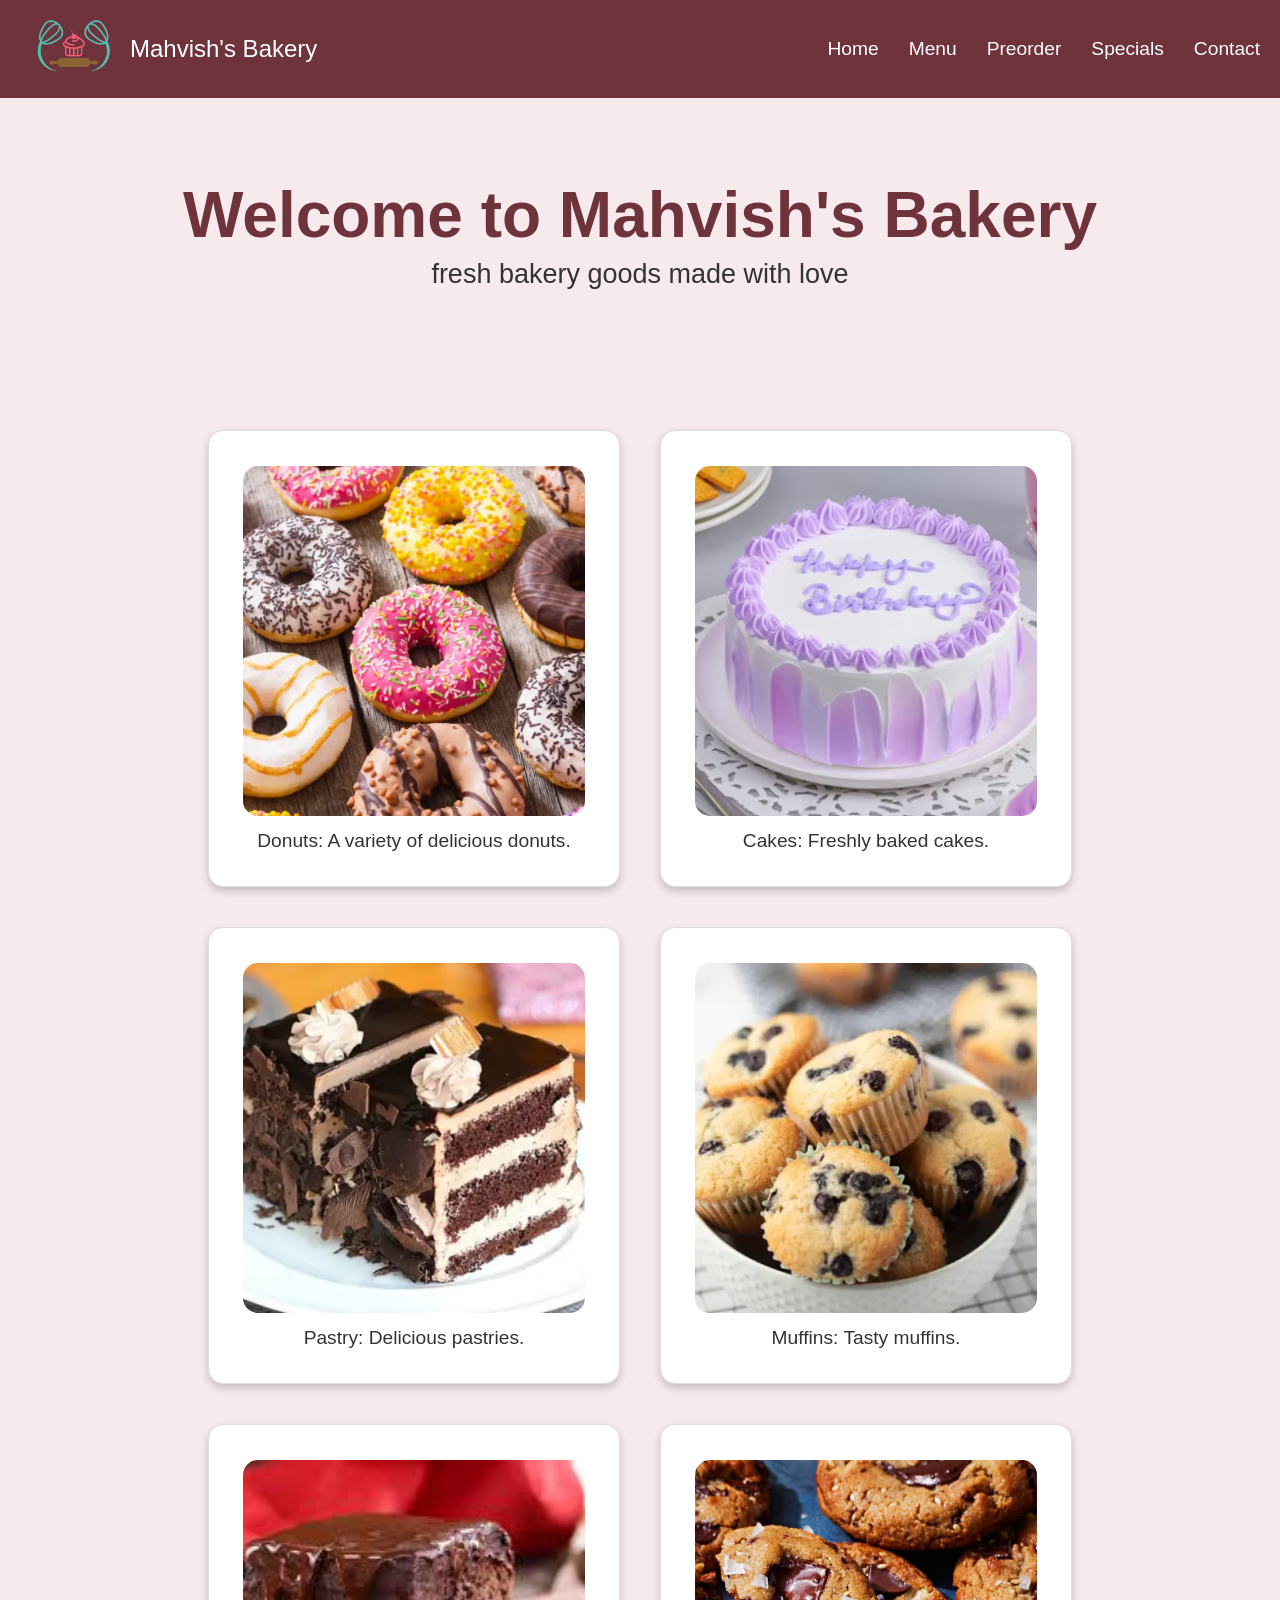
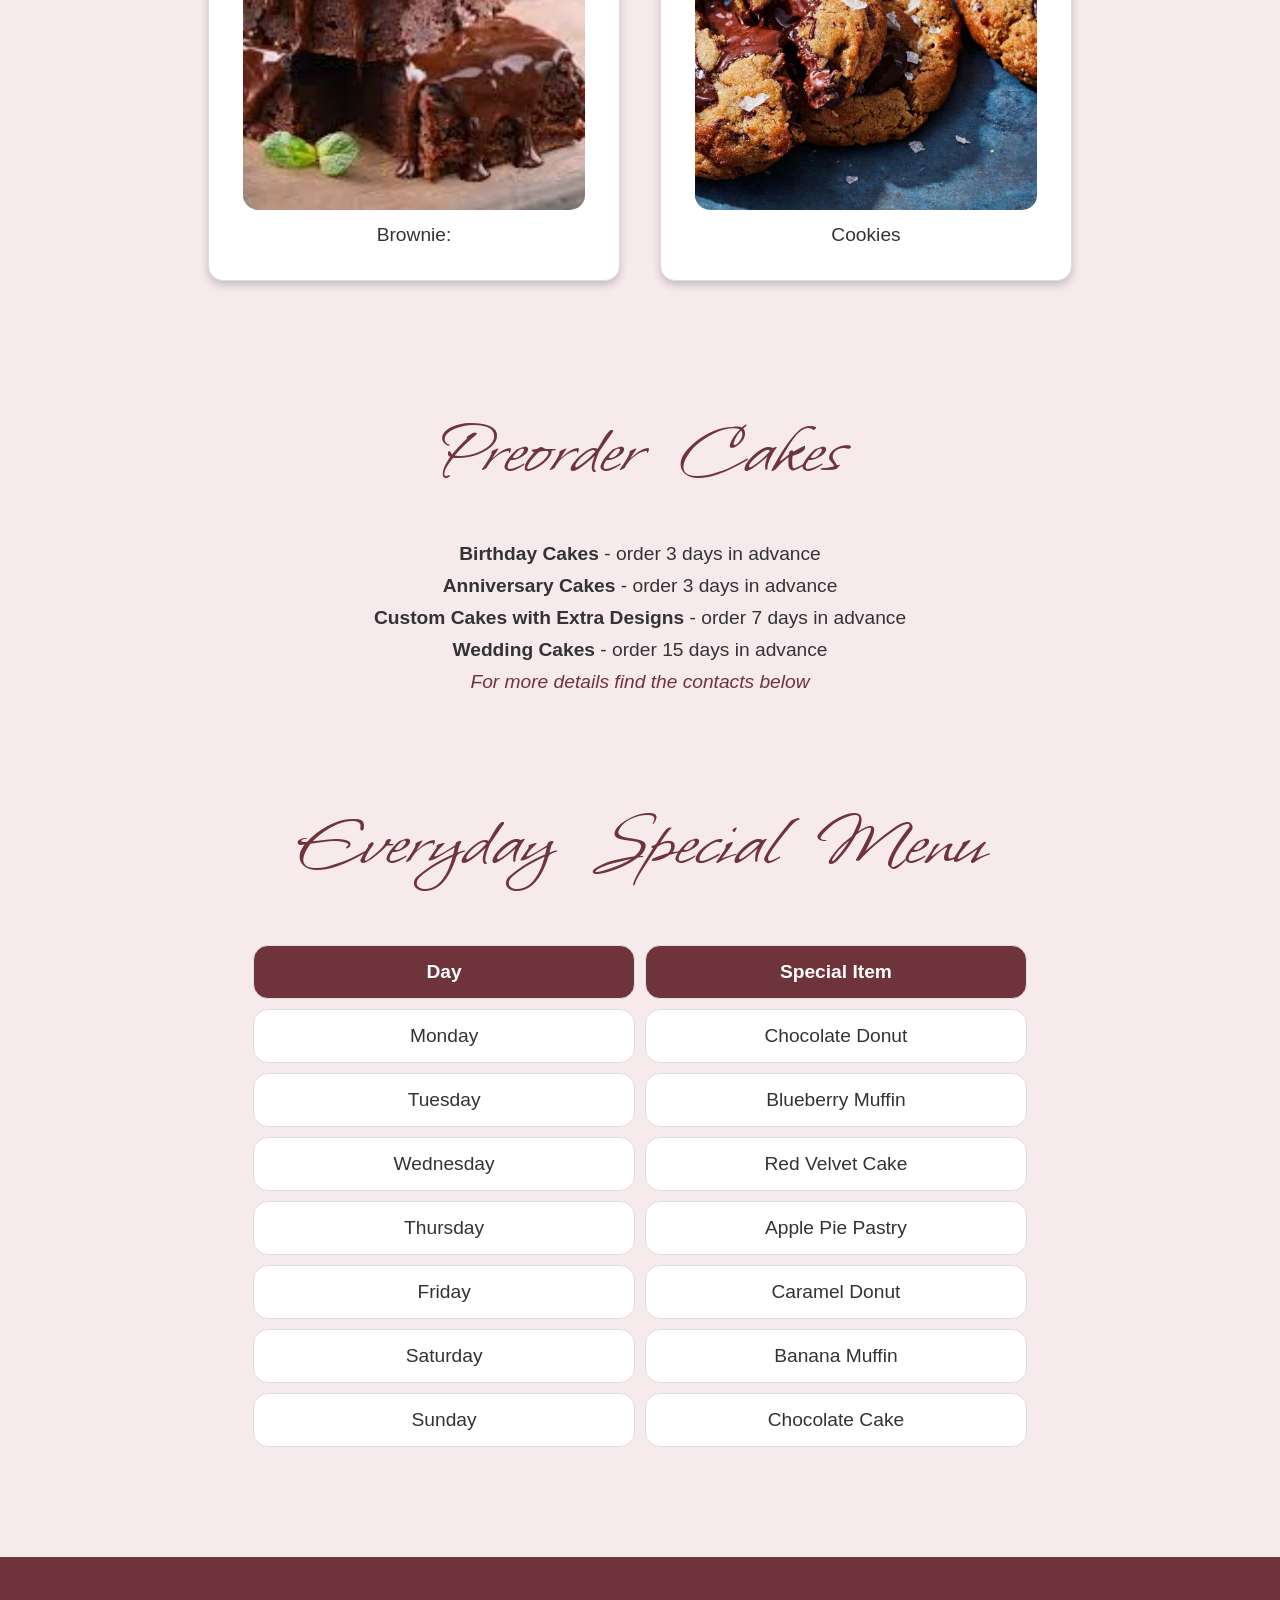
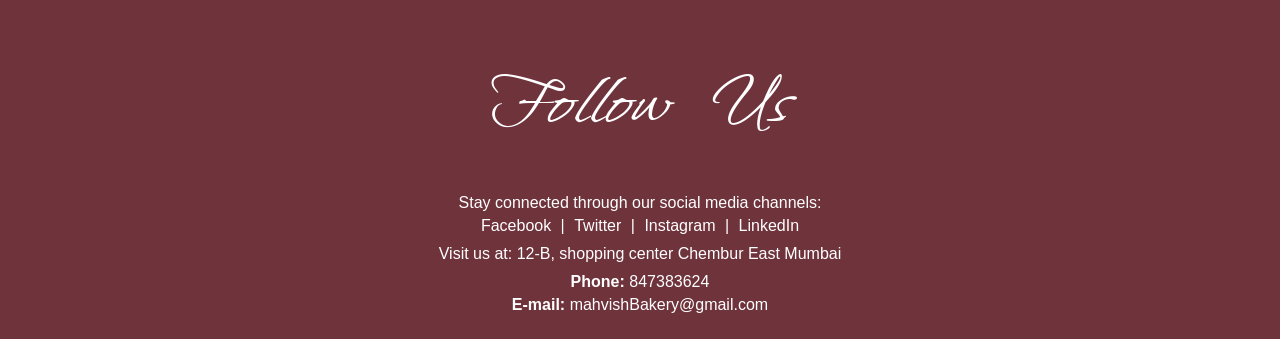
<file: index.html>
<!DOCTYPE html>
<html lang="en">

<head>
    <meta charset="UTF-8">
    <title>Mahvish's Bakery</title>

    <link rel="manifest" href="manifest.json" />

    <!-- Theme color for the PWA -->
    <meta name="theme-color" content="#000000">
    <link rel="stylesheet" href="styles.css">
    <meta name="viewport" content="width=device-width, initial-scale=1.0">

    <link rel="preconnect" href="https://fonts.googleapis.com">
    <link rel="preconnect" href="https://fonts.gstatic.com" crossorigin>
    <link href="https://fonts.googleapis.com/css2?family=Whisper&display=swap" rel="stylesheet">
</head>

<body>

    <nav>
        <div class="logo">
            <img src="assets/logo.webp" alt="Bakery Logo" width="50" height="50">
            <span>Mahvish's Bakery</span>
        </div>
        <ul>
            <li><a href="#home">Home</a></li>
            <li><a href="#menu">Menu</a></li>
            <li><a href="#preorder">Preorder</a></li>
            <li><a href="#specials">Specials</a></li>
            <li><a href="#contact">Contact</a></li>
        </ul>
    </nav>

    <header>
        <h1>Welcome to Mahvish's Bakery</h1>
        <p>fresh bakery goods made with love</p>
    </header>

    <section id="top-menu">

        <div class="individual-item">
            <img src="assets/donuts.webp" alt="Donuts">
            <p> Donuts: A variety of delicious donuts.</p>
        </div>

        <div class="individual-item">
            <img src="assets/cakes.png" alt="Cakes">
            <p> Cakes: Freshly baked cakes.</p>
        </div>

        <div class="individual-item">
            <img src="assets/pastry.webp" alt="Pastry">
            <p>Pastry: Delicious pastries.</p>

        </div>

        <div class="individual-item">
            <img src="assets/muffins.webp" alt="Muffins">
            <p> Muffins: Tasty muffins.</p>
        </div>

        <div class="individual-item">
            <img src="assets/brownie.png" alt="Brownie">
            <p> Brownie: </p>
        </div>

        <div class="individual-item">
            <img src="assets/cookies.png" alt="cookies">
            <p>Cookies</p>
        </div>


    </section>

    <section id="preorder">
        <h2>Preorder Cakes</h2>
        <ul type="none">

            <li>
                <strong> Birthday Cakes</strong> - order 3 days in advance
            </li>

            <li>
                <strong>Anniversary Cakes </strong>- order 3 days in advance
            </li>

            <li><strong>Custom Cakes with Extra Designs</strong> - order 7 days in advance</li>

            <li><strong>Wedding Cakes</strong> - order 15 days in advance
            </li>
            <li>For more details find the contacts below</li>

        </ul>

    </section>



    <section id="specials">
        <h2>Everyday Special Menu</h2>
        <table>
            <thead>
                <tr>
                    <th>Day</th>
                    <th>Special Item</th>
                </tr>
            </thead>

            <tr>
                <td>Monday</td>
                <td>Chocolate Donut</td>
            </tr>
            <tr>
                <td>Tuesday</td>
                <td>Blueberry Muffin</td>
            </tr>
            <tr>
                <td>Wednesday</td>
                <td>Red Velvet Cake</td>
            </tr>
            <tr>
                <td>Thursday</td>
                <td>Apple Pie Pastry</td>
            </tr>
            <tr>
                <td>Friday</td>
                <td>Caramel Donut</td>
            </tr>
            <tr>
                <td>Saturday</td>
                <td>Banana Muffin</td>
            </tr>
            <tr>
                <td>Sunday</td>
                <td>Chocolate Cake</td>
            </tr>
        </table>
    </section>

    <footer>

        <hr>
        <h2 style="color: white;">Follow Us</h2>
        <p>Stay connected through our social media channels:</p>
        <a href="https://facebook.com/ourbakery">Facebook</a> |
        <a href="https://twitter.com/ourbakery">Twitter</a> |
        <a href="https://instagram.com/ourbakery">Instagram</a> |
        <a href="https://linkedin.com/company/ourbakery">LinkedIn</a>

        <address>
            Visit us at:
            12-B, shopping center
            Chembur East
            Mumbai


        </address>
        <p><b>Phone: </b> 847383624</p>
        <p><b>E-mail: </b> mahvishBakery@gmail.com</p>

    </footer>

    <script>
        
        window.addEventListener('load', () => {
          
          registerSW();
        });
      
        async function registerSW() {
          
          if ('serviceWorker' in navigator) {
            try {
              await navigator.serviceWorker.register('/service-worker.js');
              console.log('Service Worker registered successfully!');
            }
            catch (e) {
              console.log('Service Worker registration failed:', e);
            }
          } else {
            console.log('Service Worker is not supported in this browser');
          }
        }
      
   
      if ('Notification' in window && navigator.serviceWorker) {
        Notification.requestPermission().then(permission => {
          console.log('Notification permission:', permission);
          if (permission === 'granted') {
            console.log('Permission granted for notifications');
          } else {
            console.log('Permission denied for notifications');
          }
        });
      }   
      
    </script>

</body>

</html>
</file>
<file: styles.css>
body {
    font-family: Arial, sans-serif;
    margin: 0;
    padding: 0;
    background-color: #f7eaec;
    color: #333;

}


nav {
    display: flex;
    justify-content: space-between;
    align-items: center;
    background-color: #6f333c;
    padding: 10px 20px;
}

nav .logo {
    display: flex;
    align-items: center;
}

nav .logo img {
    margin-right: 10px;
    height: auto;
    width: 100px;
}

nav .logo span {
    font-size: 1.5em;
    color: white;
}

nav > ul {
    list-style-type: none;
    margin: 0;
    padding: 0;
    display: flex;
}

nav ul li {
    margin-left: 30px;
}

nav ul li a {
    color: white;
    text-decoration: none;
    font-size: 1.2em;
    position: relative;
}

nav ul li a::after {
    content: '';
    display: block;
    height: 2px;
    background-color: #f7eaec;
    width: 0;
    position: absolute;
    left: 0;
    bottom: -5px;
    transition: width 0.3s ease;
}

nav ul li a:hover::after {
    width: 100%;
}

h2 {
    font-size: 5em;
    margin-bottom: 40px;
    color: #6f333c;
    font-family: "Whisper", cursive;
    font-weight: 400;
    font-style: normal;
    word-spacing: 25px;
}

header {
    text-align: center;
    padding: 20px 0;
    font-size: 2em;
}

header h1 {
    margin: 60px 0 7px 0;
    color: #6f333c;
}

header p {
    margin: 0;
    font-size: 27px;
    font-family: Verdana, Geneva, Tahoma, sans-serif;
}

section {
    margin: 100px 0;
    text-align: center;
}

#top-menu {
    display: flex;
    flex-wrap: wrap;
    justify-content: center;
}

.individual-item {
    width: 380px;
    margin: 20px;
    padding: 15px;
    background-color: white;
    border: 1px solid #ddd;
    border-radius: 15px;
    box-shadow: 0 4px 8px rgba(0, 0, 0, 0.2);
    transition: all 0.3s;
}

.individual-item img {
    width: 90%;
    height: 350px;
    border-radius: 15px;
    object-fit: cover;
    margin-top: 20px;
}

.individual-item p {
    font-size: 1.2em;
    margin-top: 10px;
}

.individual-item:hover {
    transform: scale(1.1);
}

#preorder ul {
    list-style-type: none;
    padding: 0;
}

#preorder li {
    margin-bottom: 10px;
    font-size: 1.2em;
}

#preorder li:last-child{
    color: #6f333c;
    font-style: italic;
}

table {
    width: 70%;
    border-collapse: collapse;
    margin: 20px auto;
    font-size: 1.2em;

}

table {
    width: 62%;
    border-collapse: separate;
    border-spacing: 10px;
    margin: 20px auto;
    font-size: 1.2em;
    border: none;
}

th,
td {
    padding: 15px;
    text-align: center;
    border: 1.5px solid #ddd;
    border-radius: 15px;
    background-color: white;
    width: 50%;
}

th {
    background-color: #6f333c;
    color: white;
    border-radius: 15px;
}

footer {
    background-color: #6f333c;
    color: white;
    padding: 20px;
    text-align: center;
}

footer a {
    color: #fff;
    text-decoration: none;
    margin: 0 5px;
}

footer a:hover {
    color: #f7eaec;
}

footer a:visited{
    color: yellow;
}

footer address {
    margin: 10px 0;
    font-style: normal;
}

footer p {
    margin: 5px 0;
}

footer hr {
    margin-bottom: 20px;
    border: none;
    height: 1px;
    background-color: #6f333c;
}
</file>
